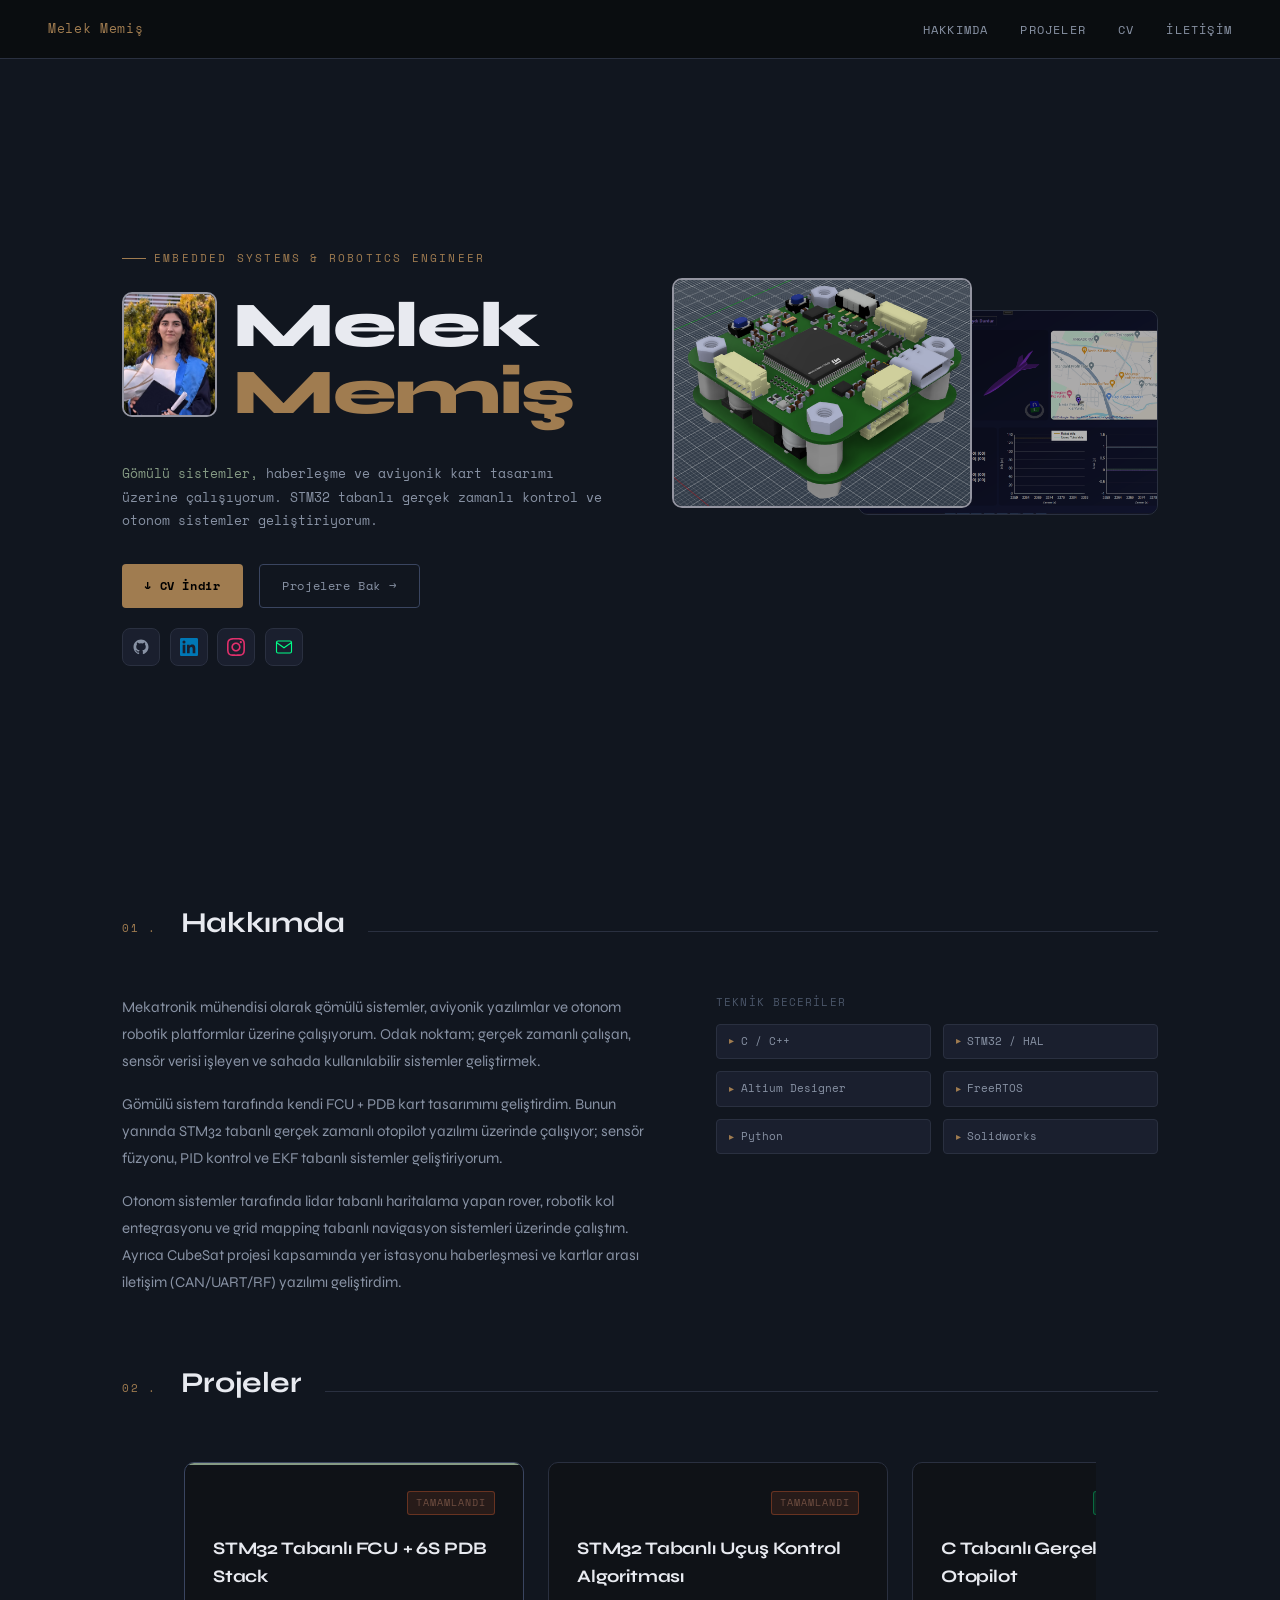
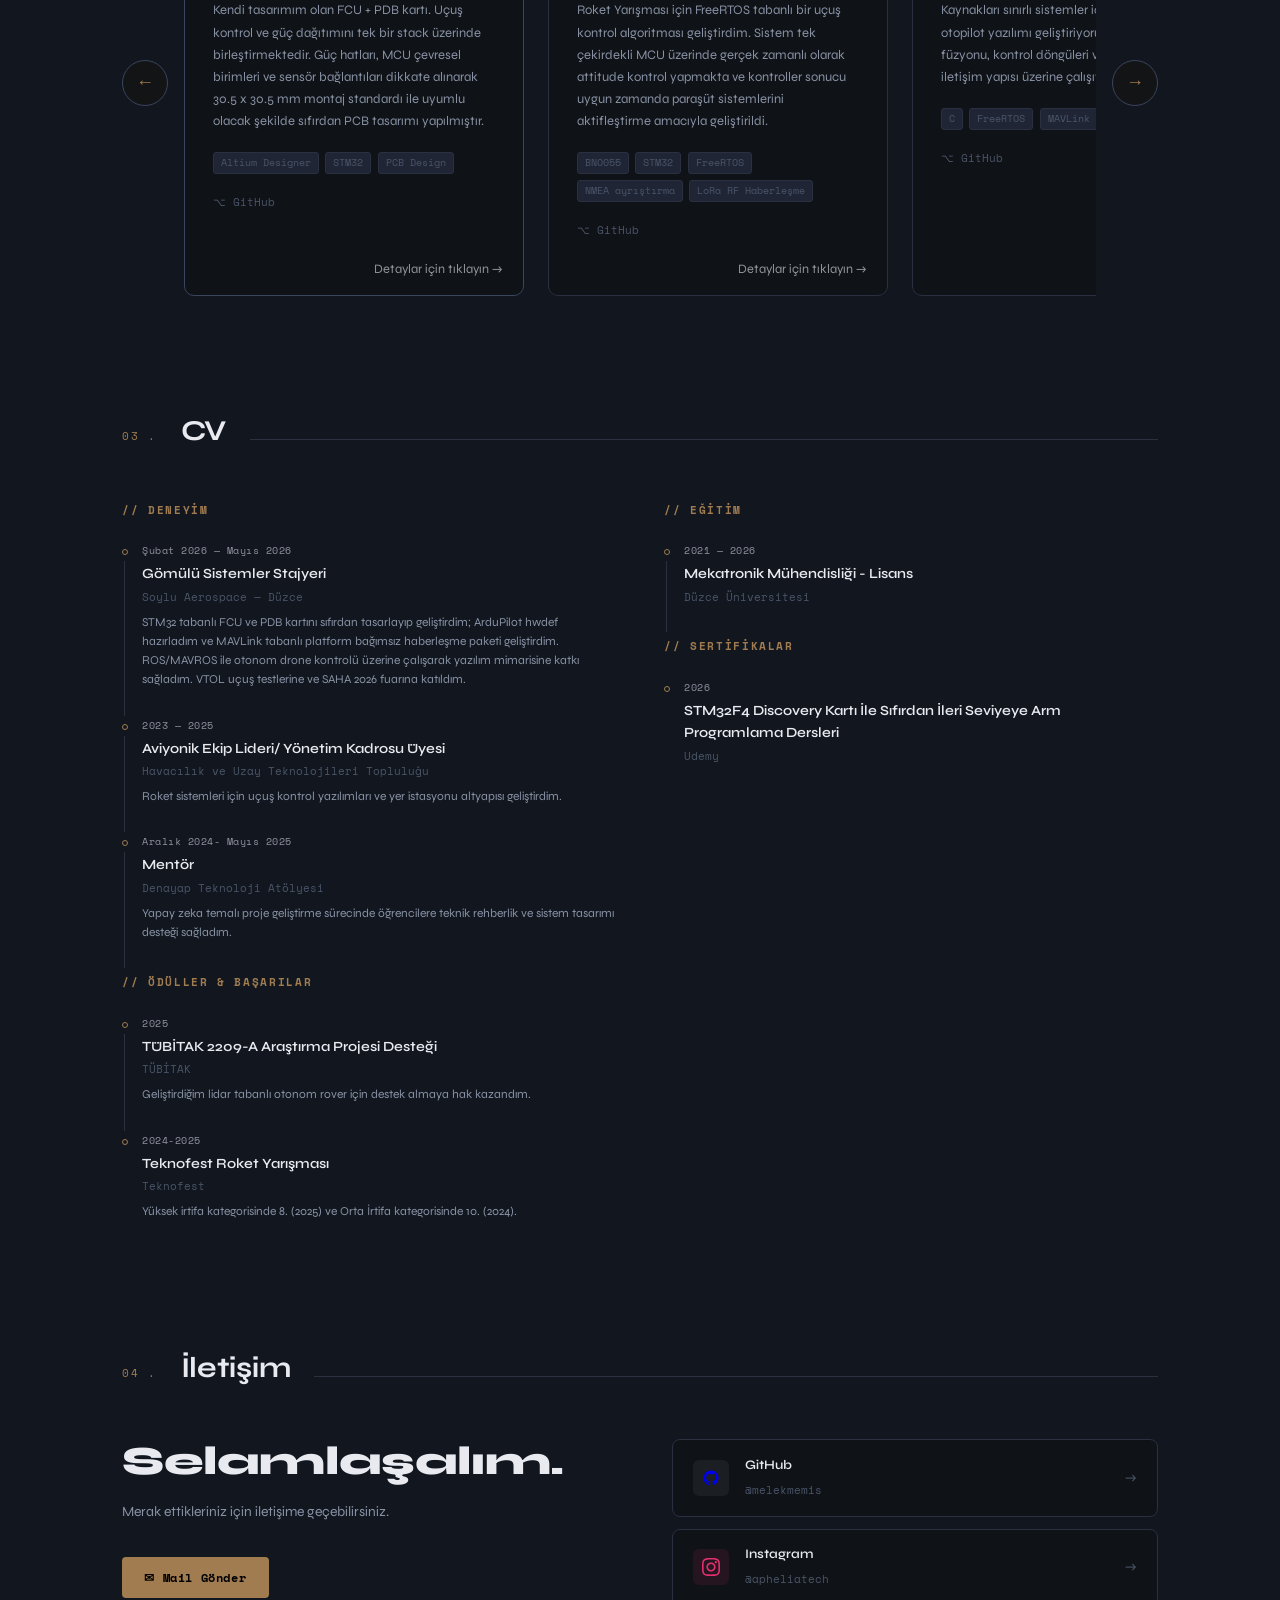
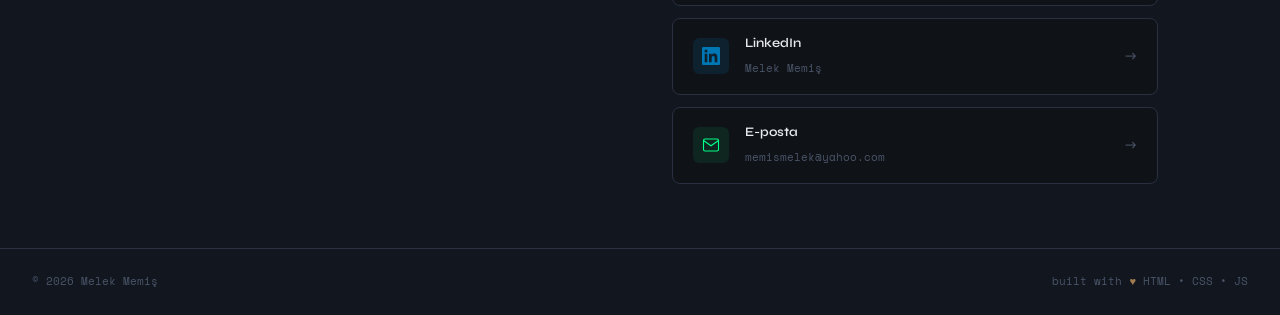
<file: index.html>
<!DOCTYPE html>
<html lang="tr">

<head>
  <meta charset="UTF-8" />
  <meta name="viewport" content="width=device-width, initial-scale=1.0" />
  <title>Melek Memiş — Robotics & Embedded Systems</title>
  <link rel="preconnect" href="https://fonts.googleapis.com">
  <link
    href="https://fonts.googleapis.com/css2?family=Space+Mono:ital,wght@0,400;0,700;1,400&family=Syne:wght@400;600;700;800&display=swap"
    rel="stylesheet">
  <link rel="stylesheet" href="style.css">
  <!-- Google tag (gtag.js) -->
  <script async src="https://www.googletagmanager.com/gtag/js?id=G-KY1DQE10EV"></script>
  <script>
    window.dataLayer = window.dataLayer || [];
    function gtag(){dataLayer.push(arguments);}
    gtag('js', new Date());

    gtag('config', 'G-KY1DQE10EV');
  </script>
</head>

<body>

  <nav>
    <span class="nav-logo">Melek Memiş</span>
    <ul class="nav-links">
      <li><a href="#about">Hakkımda</a></li>
      <li><a href="#projects">Projeler</a></li>
      <li><a href="#cv">CV</a></li>
      <li><a href="#contact">İletişim</a></li>
    </ul>
  </nav>

  <section id="hero">
    <div class="container">
      <div class="hero-inner">
        <div>
          <div class="hero-tag">Embedded Systems & Robotıcs Engıneer</div>
          <div class="btn-row">
            <img src="profile.png" width="95" height="125" class="hero-img-radius">
            <h1>Melek<br><span>Memiş</span></h1>
          </div>
          <p class="hero-sub">
            <strong>Gömülü sistemler,</strong> haberleşme ve aviyonik kart tasarımı üzerine çalışıyorum.
            STM32 tabanlı gerçek zamanlı kontrol ve otonom sistemler geliştiriyorum.
          </p>
          <div class="btn-row">
            <a href="MelekMemisCV.pdf" download class="btn btn-primary">↓ CV İndir</a>
            <a href="#projects" class="btn btn-outline">Projelere Bak →</a>
          </div>
          <div class="hero-icon-links">
            <a href="https://github.com/melekmemis" class="hero-icon-link" target="_blank" title="GitHub">
              <svg width="18" height="18" viewBox="0 0 24 24" fill="currentColor">
                <path
                  d="M12 2C6.477 2 2 6.477 2 12c0 4.42 2.865 8.17 6.839 9.49.5.092.682-.217.682-.482 0-.237-.008-.866-.013-1.7-2.782.603-3.369-1.342-3.369-1.342-.454-1.155-1.11-1.463-1.11-1.463-.908-.62.069-.608.069-.608 1.003.07 1.531 1.03 1.531 1.03.892 1.529 2.341 1.087 2.91.831.092-.646.35-1.086.636-1.336-2.22-.253-4.555-1.11-4.555-4.943 0-1.091.39-1.984 1.029-2.683-.103-.253-.446-1.27.098-2.647 0 0 .84-.269 2.75 1.025A9.578 9.578 0 0 1 12 6.836a9.59 9.59 0 0 1 2.504.337c1.909-1.294 2.747-1.025 2.747-1.025.546 1.377.202 2.394.1 2.647.64.699 1.028 1.592 1.028 2.683 0 3.842-2.339 4.687-4.566 4.935.359.309.678.919.678 1.852 0 1.336-.012 2.415-.012 2.743 0 .267.18.578.688.48C19.138 20.167 22 16.418 22 12c0-5.523-4.477-10-10-10z" />
              </svg>
            </a>
            <a href="https://linkedin.com/in/melekmemis" class="hero-icon-link" target="_blank" title="LinkedIn">
              <svg width="18" height="18" viewBox="0 0 24 24" fill="#0077b5">
                <path
                  d="M20.447 20.452h-3.554v-5.569c0-1.328-.027-3.037-1.852-3.037-1.853 0-2.136 1.445-2.136 2.939v5.667H9.351V9h3.414v1.561h.046c.477-.9 1.637-1.85 3.37-1.85 3.601 0 4.267 2.37 4.267 5.455v6.286zM5.337 7.433a2.062 2.062 0 0 1-2.063-2.065 2.064 2.064 0 1 1 2.063 2.065zm1.782 13.019H3.555V9h3.564v11.452zM22.225 0H1.771C.792 0 0 .774 0 1.729v20.542C0 23.227.792 24 1.771 24h20.451C23.2 24 24 23.227 24 22.271V1.729C24 .774 23.2 0 22.222 0h.003z" />
              </svg>
            </a>
            <!-- <a href="https://youtube.com/@" class="hero-icon-link" target="_blank" title="YouTube">
              <svg width="18" height="18" viewBox="0 0 24 24" fill="#ff3333">
                <path
                  d="M23.498 6.186a3.016 3.016 0 0 0-2.122-2.136C19.505 3.545 12 3.545 12 3.545s-7.505 0-9.377.505A3.017 3.017 0 0 0 .502 6.186C0 8.07 0 12 0 12s0 3.93.502 5.814a3.016 3.016 0 0 0 2.122 2.136c1.871.505 9.376.505 9.376.505s7.505 0 9.377-.505a3.015 3.015 0 0 0 2.122-2.136C24 15.93 24 12 24 12s0-3.93-.502-5.814zM9.545 15.568V8.432L15.818 12l-6.273 3.568z" />
              </svg>
            </a> -->
            <a href="https://instagram.com/apheliatech" class="hero-icon-link" target="_blank" title="Instagram">
              <svg width="18" height="18" viewBox="0 0 24 24" fill="#e1306c">
                <path
                  d="M12 2.163c3.204 0 3.584.012 4.85.07 3.252.148 4.771 1.691 4.919 4.919.058 1.265.069 1.645.069 4.849 0 3.205-.012 3.584-.069 4.849-.149 3.225-1.664 4.771-4.919 4.919-1.266.058-1.644.07-4.85.07-3.204 0-3.584-.012-4.849-.07-3.26-.149-4.771-1.699-4.919-4.92-.058-1.265-.07-1.644-.07-4.849 0-3.204.013-3.583.07-4.849.149-3.227 1.664-4.771 4.919-4.919 1.266-.057 1.645-.069 4.849-.069zm0-2.163c-3.259 0-3.667.014-4.947.072-4.358.2-6.78 2.618-6.98 6.98-.059 1.281-.073 1.689-.073 4.948 0 3.259.014 3.668.072 4.948.2 4.358 2.618 6.78 6.98 6.98 1.281.058 1.689.072 4.948.072 3.259 0 3.668-.014 4.948-.072 4.354-.2 6.782-2.618 6.979-6.98.059-1.28.073-1.689.073-4.948 0-3.259-.014-3.667-.072-4.947-.196-4.354-2.617-6.78-6.979-6.98-1.281-.059-1.69-.073-4.949-.073zm0 5.838c-3.403 0-6.162 2.759-6.162 6.162s2.759 6.163 6.162 6.163 6.162-2.759 6.162-6.163c0-3.403-2.759-6.162-6.162-6.162zm0 10.162c-2.209 0-4-1.79-4-4 0-2.209 1.791-4 4-4s4 1.791 4 4c0 2.21-1.791 4-4 4zm6.406-11.845c-.796 0-1.441.645-1.441 1.44s.645 1.44 1.441 1.44c.795 0 1.439-.645 1.439-1.44s-.644-1.44-1.439-1.44z" />
              </svg>
            </a>
            <a href="mailto:memismelek@yahoo.com" class="hero-icon-link" title="E-posta">
              <svg width="18" height="18" viewBox="0 0 24 24" fill="none" stroke="#00ff88" stroke-width="1.5">
                <path d="M4 4h16c1.1 0 2 .9 2 2v12c0 1.1-.9 2-2 2H4c-1.1 0-2-.9-2-2V6c0-1.1.9-2 2-2z" />
                <polyline points="22,6 12,13 2,6" />
              </svg>
            </a>
          </div>
        </div>

        <!-- ÇİFT GÖRSEL: resim.png önde (profil), resim2.png arkada (proje/drone/PCB) -->
        <div class="hero-images fade-in">
          <img src="resim.png" alt="Melek Memiş" class="hero-img-front" onerror="this.style.display='none'" />

          <!-- resim2.png yoksa placeholder gösterir, varsa resmi gösterir -->
          <div class="hero-img-back img-placeholder" id="ph2"
            style="width:270px;height:205px;top:32px;right:0;position:absolute;">
            <span>🛸</span><span>resim2.png</span>
          </div>
          <img src="resim2.png" alt="Proje görseli" class="hero-img-back" style="display:none" id="img2"
            onload="this.style.display='block';document.getElementById('ph2').style.display='none';"
            onerror="this.style.display='none'" />
        </div>
      </div>
    </div>
  </section>

  <section id="about">
    <div class="container">
      <div class="sec-header fade-in">
        <span class="sec-num">01 .</span>
        <h2>Hakkımda</h2>
        <div class="sec-line"></div>
      </div>
      <div class="about-grid">
        <div class="about-text fade-in">
          <p>
            Mekatronik mühendisi olarak gömülü sistemler, aviyonik yazılımlar ve otonom robotik platformlar
            üzerine çalışıyorum. Odak noktam; gerçek zamanlı çalışan, sensör verisi işleyen ve sahada kullanılabilir
            sistemler geliştirmek.
          </p>

          <p>
            Gömülü sistem tarafında kendi FCU + PDB kart tasarımımı geliştirdim. Bunun yanında STM32 tabanlı gerçek
            zamanlı otopilot yazılımı üzerinde çalışıyor; sensör füzyonu, PID kontrol ve EKF tabanlı sistemler
            geliştiriyorum.
          </p>

          <p>
            Otonom sistemler tarafında lidar tabanlı haritalama yapan rover, robotik kol entegrasyonu ve grid mapping
            tabanlı
            navigasyon sistemleri üzerinde çalıştım. Ayrıca CubeSat projesi kapsamında yer istasyonu haberleşmesi
            ve kartlar arası iletişim (CAN/UART/RF) yazılımı geliştirdim.
          </p>
        </div>
        <div class="fade-in">
          <div class="skills-label">Teknik Beceriler</div>
          <div class="skills-grid">
            <span class="skill-chip">C / C++</span>
            <span class="skill-chip">STM32 / HAL</span>
            <span class="skill-chip">Altium Designer</span>
            <span class="skill-chip">FreeRTOS</span>
            <span class="skill-chip">Python</span>
            <span class="skill-chip">Solidworks</span>
          </div>
        </div>
      </div>
    </div>
  </section>

  <!-- PROJECTS -->
  <section id="projects">
    <div class="container">
      <div class="sec-header fade-in">
        <span class="sec-num">02 .</span>
        <h2>Projeler</h2>
        <div class="sec-line"></div>
      </div>

      <div class="projects-wrapper fade-in">

        <button class="slider-btn prev" id="prevBtn">←</button>

        <div class="projects-slider" id="projectsSlider">

          <!-- PROJECT 1 -->
          <div class="project-card featured" onclick="location.href='project-details.html?project=fcu-pdb'"
            style="cursor: pointer;">
            <div class="project-meta">
              <span class="project-icon"></span>
              <span class="project-status status-done">Tamamlandı</span>
            </div>

            <div class="project-title">STM32 Tabanlı FCU + 6S PDB Stack</div>

            <p class="project-desc">
              Kendi tasarımım olan FCU + PDB kartı. Uçuş kontrol ve güç dağıtımını tek bir stack üzerinde
              birleştirmektedir.
              Güç hatları, MCU çevresel birimleri ve sensör bağlantıları dikkate alınarak 30.5 x 30.5 mm montaj
              standardı ile uyumlu olacak şekilde sıfırdan PCB tasarımı yapılmıştır.
            </p>

            <div class="project-tags">
              <span class="tag">Altium Designer</span>
              <span class="tag">STM32</span>
              <span class="tag">PCB Design</span>
            </div>

            <div class="project-links">
              <a href="https://github.com/melekmemis/kdFCU" class="project-link" target="_blank"
                onclick="event.stopPropagation();">
                ⌥ GitHub
              </a>
            </div>
            <div style="position: absolute; bottom: 15px; right: 20px; font-size: 0.8rem; opacity: 0.6;">
              Detaylar için tıklayın →
            </div>
          </div>

          <!-- PROJECT 2 -->
          <div class="project-card" onclick="location.href='project-details.html?project=stm32-flight-control'"
            style="cursor: pointer;">
            <div class="project-meta">
              <span class="project-icon"></span>
              <span class="project-status status-done">Tamamlandı</span>
            </div>

            <div class="project-title">STM32 Tabanlı Uçuş Kontrol Algoritması</div>

            <p class="project-desc">
              Roket Yarışması için FreeRTOS tabanlı bir uçuş kontrol algoritması geliştirdim.
              Sistem tek çekirdekli MCU üzerinde gerçek zamanlı olarak attitude kontrol yapmakta ve kontroller sonucu
              uygun zamanda paraşüt sistemlerini aktifleştirme amacıyla geliştirildi.
            </p>

            <div class="project-tags">
              <span class="tag">BNO055</span>
              <span class="tag">STM32</span>
              <span class="tag">FreeRTOS</span>
              <span class="tag">NMEA ayrıştırma</span>
              <span class="tag">LoRa RF Haberleşme</span>
            </div>

            <div class="project-links">
              <a href="https://github.com/melekmemis/UKBAlgFreeRTOS" class="project-link" target="_blank"
                onclick="event.stopPropagation();">
                ⌥ GitHub
              </a>
            </div>
            <div style="position: absolute; bottom: 15px; right: 20px; font-size: 0.8rem; opacity: 0.6;">
              Detaylar için tıklayın →
            </div>
          </div>

          <!-- PROJECT 3 -->
          <div class="project-card" onclick="location.href='project-details.html?project=real-time-autopilot'"
            style="cursor: pointer;">
            <div class="project-meta">
              <span class="project-icon"></span>
              <span class="project-status status-active">Aktif Geliştirme</span>
            </div>

            <div class="project-title">C Tabanlı Gerçek Zamanlı Otopilot</div>

            <p class="project-desc">
              Kaynakları sınırlı sistemler için bağımsız bir otopilot yazılımı geliştiriyorum.
              Projede sensör füzyonu, kontrol döngüleri ve MAVLink temelli iletişim yapısı üzerine çalışıyorum.
            </p>

            <div class="project-tags">
              <span class="tag">C</span>
              <span class="tag">FreeRTOS</span>
              <span class="tag">MAVLink</span>
              <span class="tag">EKF</span>
              <span class="tag">PID</span>
            </div>

            <div class="project-links">
              <a href="https://github.com/melekmemis/droneP" class="project-link" target="_blank"
                onclick="event.stopPropagation();">
                ⌥ GitHub
              </a>
            </div>

            <div style="position: absolute; bottom: 15px; right: 20px; font-size: 0.8rem; opacity: 0.6;">
              Detaylar için tıklayın →
            </div>
          </div>

          <!-- PROJECT 4 -->
          <div class="project-card" onclick="location.href='project-details.html?project=autonomous-rover'"
            style="cursor: pointer;">
            <div class="project-meta">
              <span class="project-icon"></span>
              <span class="project-status status-active">Aktif Geliştirme</span>
            </div>

            <div class="project-title"> Tübitak 2209-A Destekli Otonom Rover</div>

            <p class="project-desc">
              LiDAR tabanlı haritalandırma, yön tayini ve robotik kol ile numune toplama görevlerini gerçekleştirebilen
              modüler bir keşif platformudur. STM32 tabanlı gömülü sistem altyapısı kullanan rover, sensör verilerini
              gerçek zamanlı işleyerek otonom hareket, engel algılama ve çevresel veri toplama yeteneklerine sahip bir
              sistem geliştirmekteyim.
            </p>

            <div class="project-tags">
              <span class="tag">Lidar</span>
              <span class="tag">Grid Mapping</span>
              <span class="tag">Ters Kinematik</span>
              <span class="tag">STM32</span>
            </div>
            <div style="position: absolute; bottom: 15px; right: 20px; font-size: 0.8rem; opacity: 0.6;">
              Detaylar için tıklayın →
            </div>
          </div>

          <!-- PROJECT 5 -->
          <div class="project-card" onclick="location.href='project-details.html?project=cubesat-software'"
            style="cursor: pointer;">
            <div class="project-meta">
              <span class="project-icon"></span>
              <span class="project-status status-done">Tamamlandı</span>
            </div>

            <div class="project-title">CubeSat Yazılım Geliştirme</div>

            <p class="project-desc">
              4 kartlı, dağıtık bir CubeSat yazılımı geliştirdim: yer istasyonu, haberleşme, sensör ve merkezi işlem katmanları. Kartlar arası veri alışverişi CAN bus üzerinden, yer istasyonuna telemetri aktarımı ise LoRa downlink ile sağlanıyor. Sensör kartı IMU, barometre ve GPS verilerini işlerken; merkezi kart INA219 ile güç tüketimini izliyor ve tüm veriyi SD karta kaydediyor.
            </p>

            <div class="project-tags">
              <span class="tag">CubeSat</span>
              <span class="tag">CAN</span>
              <span class="tag">STM32</span>
            </div>

            <div style="position: absolute; bottom: 15px; right: 20px; font-size: 0.8rem; opacity: 0.6;">
              Detaylar için tıklayın →
            </div>
          </div>
        </div>

        <button class="slider-btn next" id="nextBtn">→</button>

      </div>
    </div>
  </section>

  <section id="cv">
    <div class="container">
      <div class="sec-header fade-in">
        <span class="sec-num">03 .</span>
        <h2>CV</h2>
        <div class="sec-line"></div>
      </div>
      <div class="cv-layout fade-in">
        <div class="cv-col">
          <h3>// Deneyim</h3>
          <div class="cv-item">
            <div class="cv-date">Şubat 2026 — Mayıs 2026</div>
            <div class="cv-role">Gömülü Sistemler Stajyeri</div>
            <div class="cv-place">Soylu Aerospace — Düzce</div>
            <div class="cv-detail">STM32 tabanlı FCU ve PDB kartını sıfırdan tasarlayıp geliştirdim; ArduPilot hwdef
              hazırladım ve MAVLink tabanlı platform bağımsız haberleşme paketi geliştirdim. ROS/MAVROS ile otonom drone
              kontrolü üzerine çalışarak yazılım mimarisine katkı sağladım. VTOL uçuş testlerine ve SAHA 2026 fuarına
              katıldım.</div>
          </div>
          <div class="cv-item">
            <div class="cv-date">2023 — 2025</div>
            <div class="cv-role">Aviyonik Ekip Lideri/ Yönetim Kadrosu Üyesi</div>
            <div class="cv-place">Havacılık ve Uzay Teknolojileri Topluluğu</div>
            <div class="cv-detail">Roket sistemleri için uçuş kontrol yazılımları ve yer istasyonu altyapısı
              geliştirdim.</div>
          </div>
          <div class="cv-item">
            <div class="cv-date">Aralık 2024- Mayıs 2025</div>
            <div class="cv-role">Mentör</div>
            <div class="cv-place">Denayap Teknoloji Atölyesi</div>
            <div class="cv-detail">Yapay zeka temalı proje geliştirme sürecinde öğrencilere teknik rehberlik ve sistem
              tasarımı desteği sağladım.</div>
          </div>
          <h3 style="margin-top:2rem;">// Ödüller & Başarılar</h3>
          <div class="cv-item">
            <div class="cv-date">2025</div>
            <div class="cv-role">TÜBİTAK 2209-A Araştırma Projesi Desteği</div>
            <div class="cv-place">TÜBİTAK</div>
            <div class="cv-detail">Geliştirdiğim lidar tabanlı otonom rover için destek almaya hak kazandım.</div>
          </div>
          <div class="cv-item">
            <div class="cv-date">2024-2025</div>
            <div class="cv-role">Teknofest Roket Yarışması</div>
            <div class="cv-place">Teknofest</div>
            <div class="cv-detail">Yüksek irtifa kategorisinde 8. (2025) ve Orta İrtifa kategorisinde 10. (2024).</div>
          </div>
        </div>
        <div class="cv-col">
          <h3>// Eğitim</h3>
          <div class="cv-item">
            <div class="cv-date">2021 — 2026</div>
            <div class="cv-role">Mekatronik Mühendisliği - Lisans</div>
            <div class="cv-place">Düzce Üniversitesi</div>
          </div>
          <h3 style="margin-top:2rem;">// Sertifikalar</h3>
          <div class="cv-item">
            <div class="cv-date">2026</div>
            <div class="cv-role">STM32F4 Discovery Kartı İle Sıfırdan İleri Seviyeye Arm Programlama Dersleri</div>
            <div class="cv-place">Udemy</div>
          </div>
        </div>
      </div>
    </div>
  </section>

  <section id="contact">
    <div class="container">
      <div class="sec-header fade-in">
        <span class="sec-num">04 .</span>
        <h2>İletişim</h2>
        <div class="sec-line"></div>
      </div>
      <div class="contact-inner">
        <div class="contact-text fade-in">
          <h2>Selamlaşalım.</h2>
          <p>Merak ettikleriniz için iletişime geçebilirsiniz.</p>
          <a href="mailto:memismelek@yahoo.com" class="btn btn-primary">✉ Mail Gönder</a>
        </div>
        <div class="social-grid fade-in">
          <a href="https://github.com/melekmemis" class="social-link" target="_blank">
            <div class="social-icon gh"><svg width="18" height="18" viewBox="0 0 24 24" fill="currentColor">
                <path
                  d="M12 2C6.477 2 2 6.477 2 12c0 4.42 2.865 8.17 6.839 9.49.5.092.682-.217.682-.482 0-.237-.008-.866-.013-1.7-2.782.603-3.369-1.342-3.369-1.342-.454-1.155-1.11-1.463-1.11-1.463-.908-.62.069-.608.069-.608 1.003.07 1.531 1.03 1.531 1.03.892 1.529 2.341 1.087 2.91.831.092-.646.35-1.086.636-1.336-2.22-.253-4.555-1.11-4.555-4.943 0-1.091.39-1.984 1.029-2.683-.103-.253-.446-1.27.098-2.647 0 0 .84-.269 2.75 1.025A9.578 9.578 0 0 1 12 6.836a9.59 9.59 0 0 1 2.504.337c1.909-1.294 2.747-1.025 2.747-1.025.546 1.377.202 2.394.1 2.647.64.699 1.028 1.592 1.028 2.683 0 3.842-2.339 4.687-4.566 4.935.359.309.678.919.678 1.852 0 1.336-.012 2.415-.012 2.743 0 .267.18.578.688.48C19.138 20.167 22 16.418 22 12c0-5.523-4.477-10-10-10z" />
              </svg></div>
            <div class="social-info"><span class="social-name">GitHub</span><span
                class="social-handle">@melekmemis</span></div>
            <span class="social-arrow">→</span>
          </a>
          <!-- <a href="https://youtube.com/@" class="social-link" target="_blank">
            <div class="social-icon yt"><svg width="18" height="18" viewBox="0 0 24 24" fill="#ff3333">
                <path
                  d="M23.498 6.186a3.016 3.016 0 0 0-2.122-2.136C19.505 3.545 12 3.545 12 3.545s-7.505 0-9.377.505A3.017 3.017 0 0 0 .502 6.186C0 8.07 0 12 0 12s0 3.93.502 5.814a3.016 3.016 0 0 0 2.122 2.136c1.871.505 9.376.505 9.376.505s7.505 0 9.377-.505a3.015 3.015 0 0 0 2.122-2.136C24 15.93 24 12 24 12s0-3.93-.502-5.814zM9.545 15.568V8.432L15.818 12l-6.273 3.568z" />
              </svg></div>
            <div class="social-info"><span class="social-name">YouTube</span><span
                class="social-handle">@memismelek</span></div>
            <span class="social-arrow">→</span>
          </a> -->
          <a href="https://instagram.com/apheliatech" class="social-link" target="_blank">
            <div class="social-icon ig"><svg width="18" height="18" viewBox="0 0 24 24" fill="#e1306c">
                <path
                  d="M12 2.163c3.204 0 3.584.012 4.85.07 3.252.148 4.771 1.691 4.919 4.919.058 1.265.069 1.645.069 4.849 0 3.205-.012 3.584-.069 4.849-.149 3.225-1.664 4.771-4.919 4.919-1.266.058-1.644.07-4.85.07-3.204 0-3.584-.012-4.849-.07-3.26-.149-4.771-1.699-4.919-4.92-.058-1.265-.07-1.644-.07-4.849 0-3.204.013-3.583.07-4.849.149-3.227 1.664-4.771 4.919-4.919 1.266-.057 1.645-.069 4.849-.069zm0-2.163c-3.259 0-3.667.014-4.947.072-4.358.2-6.78 2.618-6.98 6.98-.059 1.281-.073 1.689-.073 4.948 0 3.259.014 3.668.072 4.948.2 4.358 2.618 6.78 6.98 6.98 1.281.058 1.689.072 4.948.072 3.259 0 3.668-.014 4.948-.072 4.354-.2 6.782-2.618 6.979-6.98.059-1.28.073-1.689.073-4.948 0-3.259-.014-3.667-.072-4.947-.196-4.354-2.617-6.78-6.979-6.98-1.281-.059-1.69-.073-4.949-.073zm0 5.838c-3.403 0-6.162 2.759-6.162 6.162s2.759 6.163 6.162 6.163 6.162-2.759 6.162-6.163c0-3.403-2.759-6.162-6.162-6.162zm0 10.162c-2.209 0-4-1.79-4-4 0-2.209 1.791-4 4-4s4 1.791 4 4c0 2.21-1.791 4-4 4zm6.406-11.845c-.796 0-1.441.645-1.441 1.44s.645 1.44 1.441 1.44c.795 0 1.439-.645 1.439-1.44s-.644-1.44-1.439-1.44z" />
              </svg></div>
            <div class="social-info"><span class="social-name">Instagram</span><span
                class="social-handle">@apheliatech</span></div>
            <span class="social-arrow">→</span>
          </a>
          <a href="https://linkedin.com/in/melekmemis" class="social-link" target="_blank">
            <div class="social-icon li"><svg width="18" height="18" viewBox="0 0 24 24" fill="#0077b5">
                <path
                  d="M20.447 20.452h-3.554v-5.569c0-1.328-.027-3.037-1.852-3.037-1.853 0-2.136 1.445-2.136 2.939v5.667H9.351V9h3.414v1.561h.046c.477-.9 1.637-1.85 3.37-1.85 3.601 0 4.267 2.37 4.267 5.455v6.286zM5.337 7.433a2.062 2.062 0 0 1-2.063-2.065 2.064 2.064 0 1 1 2.063 2.065zm1.782 13.019H3.555V9h3.564v11.452zM22.225 0H1.771C.792 0 0 .774 0 1.729v20.542C0 23.227.792 24 1.771 24h20.451C23.2 24 24 23.227 24 22.271V1.729C24 .774 23.2 0 22.222 0h.003z" />
              </svg></div>
            <div class="social-info"><span class="social-name">LinkedIn</span><span class="social-handle">Melek
                Memiş</span></div>
            <span class="social-arrow">→</span>
          </a>
          <a href="mailto:memismelek@yahoo.com" class="social-link">
            <div class="social-icon mail"><svg width="18" height="18" viewBox="0 0 24 24" fill="none" stroke="#00ff88"
                stroke-width="1.5">
                <path d="M4 4h16c1.1 0 2 .9 2 2v12c0 1.1-.9 2-2 2H4c-1.1 0-2-.9-2-2V6c0-1.1.9-2 2-2z" />
                <polyline points="22,6 12,13 2,6" />
              </svg></div>
            <div class="social-info"><span class="social-name">E-posta</span><span
                class="social-handle">memismelek@yahoo.com</span></div>
            <span class="social-arrow">→</span>
          </a>
        </div>
      </div>
    </div>
  </section>

  <footer>
    <span class="footer-copy">© 2026 Melek Memiş</span>
    <span class="footer-built">built with <span>♥</span> HTML • CSS • JS</span>
  </footer>

  <script src="script.js"></script>

</body>

</html>
</file>
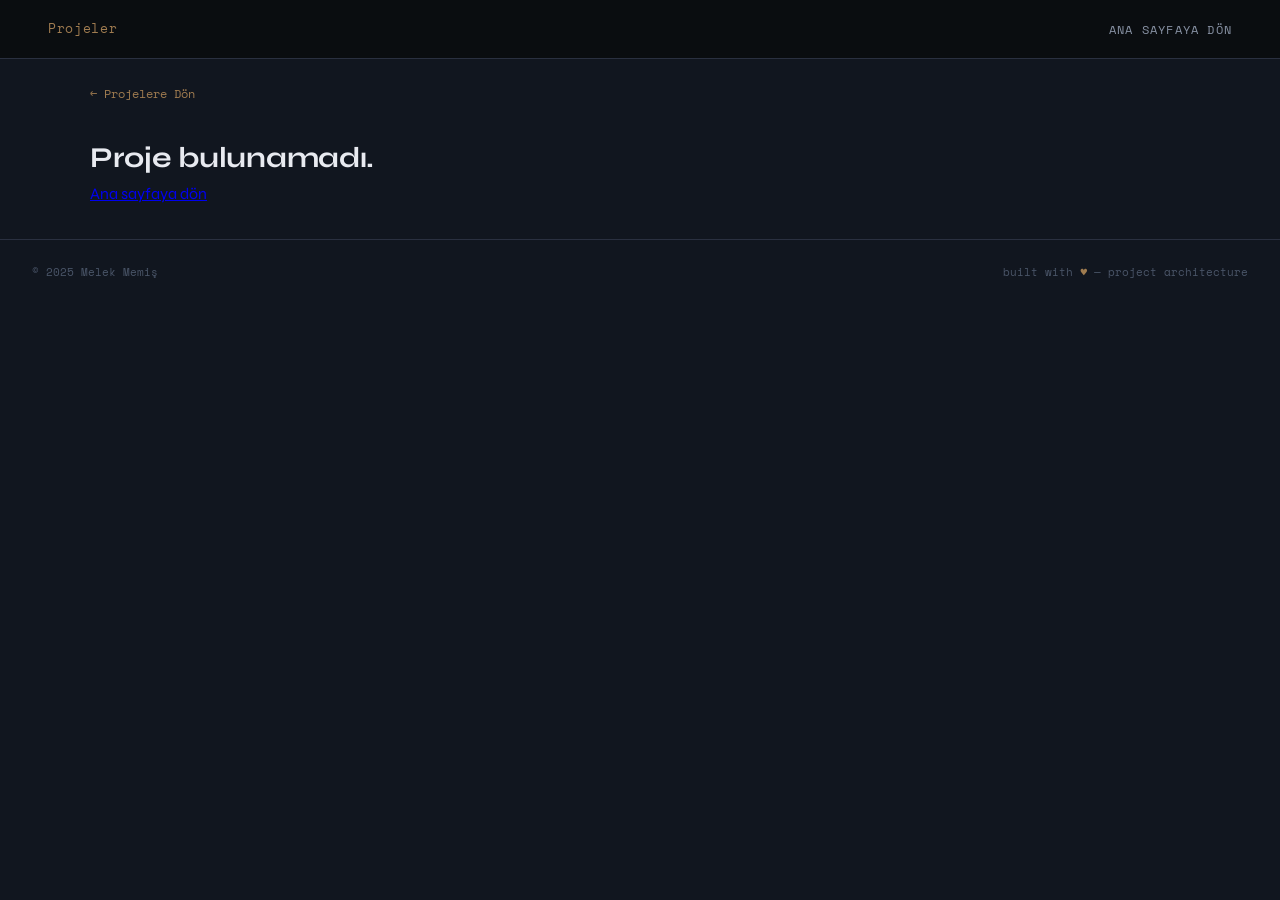
<file: project-details.html>
<!DOCTYPE html>
<html lang="tr">
<head>
  <meta charset="UTF-8" />
  <meta name="viewport" content="width=device-width, initial-scale=1.0" />
  <title>Proje Detayları — Melek Memiş</title>

  <link rel="preconnect" href="https://fonts.googleapis.com">
  <link href="https://fonts.googleapis.com/css2?family=Space+Mono:ital,wght@0,400;0,700;1,400&family=Syne:wght@400;600;700;800&display=swap" rel="stylesheet">

  <link rel="stylesheet" href="style.css">

  <!-- Google tag (gtag.js) -->
  <script async src="https://www.googletagmanager.com/gtag/js?id=G-KY1DQE10EV"></script>
  <script>
    window.dataLayer = window.dataLayer || [];
    function gtag(){dataLayer.push(arguments);}
    gtag('js', new Date());

    gtag('config', 'G-KY1DQE10EV');
  </script>
</head>
<body class="project-detail-page">

  <nav>
    <span class="nav-logo">Projeler</span>
    <ul class="nav-links">
      <li><a href="index.html#projects">ana sayfaya dön</a></li>
    </ul>
  </nav>

  <main class="container detail-hero">
    <a href="index.html#projects" class="back-link">← Projelere Dön</a>
    
    <div id="project-content">
      <!-- Content will be loaded via JS -->
      <div class="loading">Yükleniyor...</div>
    </div>
  </main>

  <!-- Lightbox Modal -->
  <div id="imageModal" class="modal">
    <span class="modal-close" onclick="closeLightbox()">&times;</span>
    <button class="modal-nav modal-prev" onclick="prevImage(event)">&#10094;</button>
    
    <div class="modal-content-wrapper">
      <img class="modal-content" id="modalImg" style="display: none;">
      <div class="modal-video" id="modalVidContainer" style="display: none;"></div>
    </div>

    <button class="modal-nav modal-next" onclick="nextImage(event)">&#10095;</button>
  </div>

  <footer>
    <span class="footer-copy">© 2025 Melek Memiş</span>
    <span class="footer-built">built with <span>♥</span> — project architecture</span>
  </footer>

  <script src="projects-data.js"></script>
  <script src="script.js"></script>
  <script>
    function getYouTubeId(url) {
      let vidId = '';
      if (url.includes('v=')) vidId = url.split('v=')[1].split('&')[0];
      else if (url.includes('youtu.be/')) vidId = url.split('youtu.be/')[1].split('?')[0];
      else if (url.includes('shorts/')) vidId = url.split('shorts/')[1].split('?')[0];
      else if (url.includes('embed/')) vidId = url.split('embed/')[1].split('?')[0];
      return vidId;
    }

    function loadProject() {
      const urlParams = new URLSearchParams(window.location.search);
      const projectId = urlParams.get('project');
      const contentDiv = document.getElementById('project-content');

      if (!projectId) {
        contentDiv.innerHTML = '<h2>Proje bulunamadı.</h2><a href="index.html">Ana sayfaya dön</a>';
        return;
      }

      try {
        const projects = window.projectData;
        if (!projects) {
          contentDiv.innerHTML = '<h2>Veri yüklenemedi.</h2>';
          return;
        }

        const project = projects.find(p => p.id === projectId);
        if (!project) {
          contentDiv.innerHTML = '<h2>Proje bulunamadı.</h2><a href="index.html">Ana sayfaya dön</a>';
          return;
        }

        gtag('event', 'project_view', {
          project_id: project.id,
          project_name: project.title
        });

        document.title = `${project.title} — Melek Memiş`;

        let linksHtml = '';
        if (project.links && project.links.length > 0) {
          linksHtml = `
            <div class="sidebar-box">
              <h4>Bağlantılar</h4>
              <div class="project-links">
                ${project.links.map(l => `
                  <a href="${l.url}" class="btn btn-outline" target="_blank" style="width: 100%; justify-content: center; margin-bottom: 0.5rem;">${l.label}</a>
                `).join('')}
              </div>
            </div>
          `;
        }

        let processHtml = '';
        if (project.process && project.process.length > 0) {
          processHtml = `
            <div class="detail-section fade-in">
              <h3>Süreç</h3>
              <ul class="process-list">
                ${project.process.map(step => {
                  const stepText = typeof step === 'string' ? step : step.text;
                  
                  // Handle multiple images or single image
                  const stepImages = [];
                  if (typeof step === 'object') {
                    if (step.image) stepImages.push(step.image);
                    if (step.images && Array.isArray(step.images)) {
                      stepImages.push(...step.images);
                    }
                  }

                  const imagesHtml = stepImages.length > 0 ? `
                    <div class="step-images-container ${stepImages.length >= 3 ? 'is-stack' : ''}">
                      ${stepImages.map(img => `
                        <div class="step-image" onclick="handleImageClick(event, '${img}', ${JSON.stringify(stepImages).replace(/"/g, "'")})">
                          <img src="${img}" alt="Süreç görseli" onerror="this.style.display='none'">
                        </div>
                      `).join('')}
                    </div>
                  ` : '';

                  let stepVid = '';
                  if (typeof step === 'object' && step.video) {
                    const vidUrl = step.video;
                    const isYoutube = vidUrl.includes('youtube.com') || vidUrl.includes('youtu.be');
                    const youtubeId = isYoutube ? getYouTubeId(vidUrl) : '';
                    
                    stepVid = `
                      <div class="step-video" onclick="openLightbox('${vidUrl}', '${isYoutube ? 'youtube' : 'video'}')">
                        ${isYoutube ? 
                          `<div class="video-thumbnail">
                             <img src="https://img.youtube.com/vi/${youtubeId}/mqdefault.jpg" alt="Video kapak">
                             <div class="play-icon">▶</div>
                           </div>` :
                          `<video ${step.poster ? `poster="${step.poster}"` : ''}><source src="${vidUrl}" type="video/mp4"></video>`
                        }
                      </div>
                    `;
                  }

                  return `
                    <li class="process-step">
                      <div class="step-content">${stepText}</div>
                      ${imagesHtml}
                      ${stepVid}
                    </li>
                  `;
                }).join('')}
              </ul>
            </div>
          `;
        }

        let galleryHtml = '';
        if (project.images && project.images.length > 0) {
          galleryHtml = `
            <div class="detail-section fade-in">
              <h3>Fotoğraf & Videolar</h3>
              <div class="gallery-grid">
                ${project.images.map(item => {
                  const isObj = typeof item === 'object';
                  const url = isObj ? item.url : item;
                  const poster = isObj ? item.poster : '';
                  const isVideo = url.toLowerCase().endsWith('.mp4');
                  return `
                    <div class="gallery-item" onclick="openLightbox('${url}', '${isVideo ? 'video' : 'image'}')" style="cursor: zoom-in;">
                      ${isVideo ? 
                        `<div class="video-preview-wrapper" style="width: 100%; height: 100%; position: relative;">
                           <video ${poster ? `poster="${poster}"` : ''} style="width: 100%; height: 100%; object-fit: cover;">
                             <source src="${url}" type="video/mp4">
                           </video>
                           <div class="play-icon">▶</div>
                         </div>` :
                        `<img src="${url}" alt="${project.title}" onerror="this.src='https://via.placeholder.com/800x450?text=Görsel+Bulunamadı'">`
                      }
                    </div>
                  `;
                }).join('')}
              </div>
            </div>
          `;
        }

        contentDiv.innerHTML = `
          <div class="project-header fade-in">
            <span class="project-status ${project.statusClass}">${project.status}</span>
            <h1>${project.title}</h1>
            <p class="hero-sub">${project.description}</p>
          </div>

          <div class="detail-grid">
            <div class="detail-main">
              ${processHtml}
              ${galleryHtml}
            </div>
            
            <aside class="project-sidebar fade-in">
              <div class="sidebar-box">
                <h4>Teknolojiler</h4>
                <div class="project-tags">
                  ${project.tags.map(tag => `<span class="tag">${tag}</span>`).join('')}
                </div>
              </div>
              ${linksHtml}
            </aside>
          </div>
        `;

        if (window.observer) {
          document.querySelectorAll('.fade-in').forEach(el => window.observer.observe(el));
        }

        // Auto-detect square images and adjust box ratio
        document.querySelectorAll('.step-image img').forEach(img => {
          const checkRatio = () => {
            const ratio = img.naturalWidth / img.naturalHeight;
            if (ratio > 0.8 && ratio < 1.2) {
              img.parentElement.classList.add('is-square');
            }
          };
          if (img.complete) checkRatio();
          else img.onload = checkRatio;
        });

      } catch (error) {
        console.error('Error loading project:', error);
        contentDiv.innerHTML = `<h2>Bir hata oluştu.</h2><p style="color: var(--text3); font-family: var(--mono); font-size: 12px;">${error.message}</p>`;
      }
    }

    let currentGallery = [];
    let currentGalleryIndex = 0;

    function openLightbox(src, type = 'image', gallery = []) {
      const modal = document.getElementById('imageModal');
      const modalImg = document.getElementById('modalImg');
      const modalVid = document.getElementById('modalVidContainer');
      
      currentGallery = gallery.length > 0 ? gallery : [src];
      currentGalleryIndex = currentGallery.indexOf(src);
      if (currentGalleryIndex === -1) currentGalleryIndex = 0;

      modalImg.style.display = 'none';
      modalVid.style.display = 'none';
      modalVid.innerHTML = '';

      if (type === 'youtube') {
        modalVid.style.display = 'block';
        const vidId = getYouTubeId(src);
        modalVid.innerHTML = `<iframe src="https://www.youtube.com/embed/${vidId}?autoplay=1" allow="autoplay; encrypted-media" allowfullscreen></iframe>`;
      } else if (type === 'video') {
        modalVid.style.display = 'block';
        modalVid.innerHTML = `<video controls autoplay playsinline><source src="${src}" type="video/mp4"></video>`;
      } else {
        modalImg.style.display = 'block';
        modalImg.src = src;
      }
      
      updateLightboxButtons();
      modal.classList.add('active');

      // Close on background click
      modal.onclick = function(e) {
        if (e.target === modal || e.target.classList.contains('modal-content-wrapper')) {
          closeLightbox();
        }
      };
    }

    function updateLightboxButtons() {
      const prevBtn = document.querySelector('.modal-prev');
      const nextBtn = document.querySelector('.modal-next');
      
      if (currentGallery.length > 1) {
        prevBtn.style.display = 'block';
        nextBtn.style.display = 'block';
      } else {
        prevBtn.style.display = 'none';
        nextBtn.style.display = 'none';
      }
    }

    function prevImage(e) {
      e.stopPropagation();
      currentGalleryIndex = (currentGalleryIndex - 1 + currentGallery.length) % currentGallery.length;
      document.getElementById('modalImg').src = currentGallery[currentGalleryIndex];
    }

    function nextImage(e) {
      e.stopPropagation();
      currentGalleryIndex = (currentGalleryIndex + 1) % currentGallery.length;
      document.getElementById('modalImg').src = currentGallery[currentGalleryIndex];
    }

    function handleImageClick(e, src, gallery = []) {
      // User requested direct open
      openLightbox(src, 'image', gallery);
    }

    function closeLightbox() {
      const modal = document.getElementById('imageModal');
      const modalVid = document.getElementById('modalVidContainer');
      modal.classList.remove('active');
      modalVid.innerHTML = '';
    }

    window.onload = loadProject;
  </script>
</body>
</html>
</file>
<file: style.css>
:root {
  --bg: #11161f;
  --bg2: #0f1217;
  --surface: #1a1f2e;
  --surface2: #1f2535;
  --border: #2a3040;
  --border2: #3a4560;
  --accent: #a07c50;
  --accent2: #9394a0;
  --accent3: #869b84;
  --warn: #6e4d40;
  --text: #e8eaf0;
  --text2: #8892a4;
  --text3: #4a5568;
  --mono: 'Space Mono', monospace;
  --sans: 'Syne', sans-serif;
}

*, *::before, *::after { box-sizing: border-box; margin: 0; padding: 0; }
html { scroll-behavior: smooth; }

body {
  background: var(--bg);
  color: var(--text);
  font-family: var(--sans);
  line-height: 1.6;
  overflow-x: hidden;
}

::-webkit-scrollbar { width: 4px; }
::-webkit-scrollbar-track { background: var(--bg2); }
::-webkit-scrollbar-thumb { background: var(--accent2); border-radius: 2px; }

body::before {
  content: '';
  position: fixed;
  inset: 0;
  /* background-image:
    linear-gradient(var(--border) 1px, transparent 1px),
    linear-gradient(90deg, var(--border) 1px, transparent 1px); */
  background-size: 60px 60px;
  opacity: 0.15;
  pointer-events: none;
  z-index: 0;
}

nav {
  position: fixed;
  top: 0; left: 0; right: 0;
  z-index: 100;
  display: flex;
  align-items: center;
  justify-content: space-between;
  padding: 1rem 3rem;
  background: rgba(10, 12, 15, 0.85);
  backdrop-filter: blur(12px);
  border-bottom: 1px solid var(--border);
}
.nav-logo { font-family: var(--mono); font-size: 13px; color: var(--accent); letter-spacing: 0.05em; }
.nav-links { display: flex; gap: 2rem; list-style: none; }
.nav-links a { font-family: var(--mono); font-size: 12px; color: var(--text2); text-decoration: none; letter-spacing: 0.1em; text-transform: uppercase; transition: color 0.2s; }
.nav-links a:hover { color: var(--accent); }

section { position: relative; z-index: 1; }
.container { max-width: 1100px; margin: 0 auto; padding: 0 2rem; }

/* HERO */
#hero { min-height: 100vh; display: flex; align-items: center; padding: 4rem 0 3rem; }
.hero-inner { display: grid; grid-template-columns: 1fr 1fr; gap: 4rem; align-items: center; }

.hero-tag {
  font-family: var(--mono); font-size: 11px; color: var(--accent);
  letter-spacing: 0.2em; text-transform: uppercase; margin-bottom: 1.5rem;
  display: flex; align-items: center; gap: 0.5rem;
}
.hero-tag::before { content: ''; display: block; width: 24px; height: 1px; background: var(--accent); }

h1 { font-size: clamp(2.5rem, 5vw, 4rem); font-weight: 800; line-height: 1.05; letter-spacing: -0.02em; margin-bottom: 1rem; }
h1 span { color: var(--accent); }

.hero-sub { font-family: var(--mono); font-size: 13px; color: var(--text2); margin-bottom: 2rem; line-height: 1.8; }
.hero-sub strong { color: var(--accent3); font-weight: 400; }

.btn-row { display: flex; gap: 1rem; flex-wrap: wrap; margin-bottom: 1.25rem; }
.btn {
  display: inline-flex; align-items: center; gap: 0.5rem;
  padding: 0.7rem 1.4rem; font-family: var(--mono); font-size: 12px;
  letter-spacing: 0.05em; text-decoration: none; border-radius: 4px;
  transition: all 0.2s; cursor: pointer; border: none;
}
.btn-primary { background: var(--accent); color: #000; font-weight: 700; }
.btn-primary:hover { background: #3b2f21; transform: translateY(-1px); }
.btn-outline { background: transparent; color: var(--text2); border: 1px solid var(--border2); }
.btn-outline:hover { border-color: var(--accent); color: var(--accent); transform: translateY(-1px); }

/* HERO ICON LINKS */
.hero-icon-links { display: flex; gap: 0.6rem; }
.hero-icon-link {
  display: flex; align-items: center; justify-content: center;
  width: 38px; height: 38px; border-radius: 8px;
  background: var(--surface); border: 1px solid var(--border);
  color: var(--text2); text-decoration: none;
  transition: all 0.2s;
}
.hero-icon-link:hover { border-color: var(--accent2); background: var(--surface2); transform: translateY(-2px); }

/* DUAL IMAGE STACK */
.hero-images {
  position: relative;
  height: 360px;
}

.hero-img-back {
  position: absolute;
  top: 32px; right: 0;
  width: 300px; height: 205px;
  object-fit: cover;
  border-radius: 10px;
  border: 1px solid var(--border2);
  filter: brightness(0.7) saturate(0.85);
  transition: all 0.35s ease;
  z-index: 1;
}
.hero-img-front {
  position: absolute;
  top: 0; left: 0;
  width: 300px; height: 230px;
  object-fit: cover;
  border-radius: 10px;
  border: 2px solid var(--accent2);
  transition: all 0.35s ease;
  z-index: 2;
}

.hero-img-radius {
  object-fit: cover;
  border-radius: 10px;
  border: 2px solid var(--accent2);
  transition: all 0.35s ease;
  z-index: 2;
}

.hero-images:hover .hero-img-front {
  transform: translate(-6px, -6px);
  border-color: var(--accent);
}
.hero-images:hover .hero-img-back {
  transform: translate(6px, 6px);
  filter: brightness(0.9) saturate(1);
  border-color: var(--accent3);
}

/* placeholder ikinci resim yoksa */
.img-placeholder {
  display: flex; flex-direction: column; align-items: center;
  justify-content: center; gap: 8px;
  background: var(--surface); border: 1px dashed var(--border2);
  border-radius: 10px; font-family: var(--mono);
  font-size: 11px; color: var(--text3);
}
.img-placeholder span:first-child { font-size: 26px; }

/* SECTION HEADER */
.sec-header { display: flex; align-items: baseline; gap: 1.5rem; margin-bottom: 3rem; }
.sec-num { font-family: var(--mono); font-size: 11px; color: var(--accent); letter-spacing: 0.15em; }
h2 { font-size: 1.8rem; font-weight: 700; letter-spacing: -0.01em; }
.sec-line { flex: 1; height: 1px; background: var(--border); }

/* ABOUT */
#about { padding: 0rem 0; }
.about-grid { display: grid; grid-template-columns: 1.2fr 1fr; gap: 4rem; align-items: start; }
.about-text p { font-size: 15px; color: var(--text2); line-height: 1.8; margin-bottom: 1rem; }
.about-text p strong { color: var(--text); font-weight: 600; }
.skills-grid { display: grid; grid-template-columns: 1fr 1fr; gap: 0.75rem; }
.skill-chip {
  background: var(--surface); border: 1px solid var(--border); border-radius: 4px;
  padding: 0.5rem 0.75rem; font-family: var(--mono); font-size: 11px; color: var(--text2);
  display: flex; align-items: center; gap: 0.4rem;
  transition: all 0.2s; cursor: default;
}
.skill-chip:hover { border-color: var(--accent2); color: var(--accent); transform: translateY(-1px); background: var(--surface2); }
.skill-chip::before { content: '▸'; color: var(--accent); font-size: 10px; }
.skills-label { font-family: var(--mono); font-size: 11px; color: var(--text3); letter-spacing: 0.1em; text-transform: uppercase; margin-bottom: 0.75rem; }

/* PROJECTS */
#projects { padding: 3rem 0; }
.projects-grid { display: grid; grid-template-columns: repeat(auto-fit, minmax(300px, 1fr)); gap: 1.5rem; }

.project-card {
  background: var(--bg2); border: 1px solid var(--border); border-radius: 10px;
  padding: 1.75rem; position: relative; overflow: hidden;
  transition: border-color 0.25s, transform 0.25s, box-shadow 0.25s;
}
.project-card::before {
  content: ''; position: absolute; top: 0; left: 0; right: 0; height: 2px;
  background: var(--accent); transform: scaleX(0); transform-origin: left;
  transition: transform 0.3s;
}
.project-card:hover {
  border-color: var(--accent2);
  transform: translateY(-6px);
  box-shadow: 0 14px 36px rgba(0, 212, 255, 0.08);
}
.project-card:hover::before { transform: scaleX(1); }
.project-card.featured::before { transform: scaleX(1); background: var(--accent3); }
.project-card.featured { border-color: var(--border2); }
.project-card.featured:hover { box-shadow: 0 14px 36px rgba(0, 255, 136, 0.08); border-color: var(--accent3); }

.project-meta { display: flex; justify-content: space-between; align-items: flex-start; margin-bottom: 1.25rem; }
.project-icon { font-size: 28px; line-height: 1; }
.project-status { font-family: var(--mono); font-size: 10px; letter-spacing: 0.1em; padding: 3px 8px; border-radius: 3px; text-transform: uppercase; }
.status-active { background: rgba(0,255,136,0.1); color: var(--accent3); border: 1px solid rgba(0,255,136,0.3); }
.status-dev { background: rgba(0,212,255,0.1); color: var(--accent); border: 1px solid rgba(0,212,255,0.3); }
.status-done { background: rgba(255,107,53,0.1); color: var(--warn); border: 1px solid rgba(255,107,53,0.3); }
.project-title { font-size: 1.1rem; font-weight: 700; margin-bottom: 0.5rem; letter-spacing: -0.01em; }
.project-desc { font-size: 13px; color: var(--text2); line-height: 1.7; margin-bottom: 1.25rem; }
.project-tags { display: flex; flex-wrap: wrap; gap: 0.4rem; margin-bottom: 1.25rem; }
.tag { font-family: var(--mono); font-size: 10px; padding: 2px 7px; background: var(--surface2); color: var(--text3); border-radius: 3px; border: 1px solid var(--border); }
.project-links { display: flex; gap: 0.75rem; }
.project-link { font-family: var(--mono); font-size: 11px; color: var(--text3); text-decoration: none; display: flex; align-items: center; gap: 0.3rem; transition: color 0.2s; }
.project-link:hover { color: var(--accent); }

/* CV */
#cv { padding: 3rem 0; }
.cv-layout { display: grid; grid-template-columns: 1fr 1fr; gap: 3rem; }
.cv-col h3 { font-family: var(--mono); font-size: 11px; color: var(--accent); letter-spacing: 0.15em; text-transform: uppercase; margin-bottom: 1.5rem; }
.cv-item { position: relative; padding-left: 1.25rem; margin-bottom: 1.75rem; transition: transform 0.2s; }
.cv-item:hover { transform: translateX(4px); }
.cv-item::before { content: ''; position: absolute; left: 0; top: 6px; width: 6px; height: 6px; border-radius: 50%; border: 1px solid var(--accent); background: var(--bg); }
.cv-item::after { content: ''; position: absolute; left: 2px; top: 18px; width: 1px; height: calc(100% + 8px); background: var(--border); }
.cv-item:last-child::after { display: none; }
.cv-date { font-family: var(--mono); font-size: 10px; color: var(--accent2); letter-spacing: 0.05em; margin-bottom: 0.25rem; }
.cv-role { font-size: 14px; font-weight: 600; margin-bottom: 0.2rem; }
.cv-place { font-family: var(--mono); font-size: 11px; color: var(--text3); margin-bottom: 0.4rem; }
.cv-detail { font-size: 12px; color: var(--text2); line-height: 1.6; }

/* PROJECT SLIDER */

.projects-wrapper {
  position: relative;
  display: flex;
  align-items: center;
  gap: 1rem;
}

.projects-slider {
  display: flex;
  gap: 1.5rem;

  overflow-x: auto;
  scroll-behavior: smooth;

  padding: 0.5rem 0 1rem;

  scrollbar-width: none;

  scroll-snap-type: x mandatory;
}

.projects-slider::-webkit-scrollbar {
  display: none;
}

.project-card {
  min-width: 340px;
  max-width: 340px;

  flex-shrink: 0;

  scroll-snap-align: center;

  background: var(--bg2);
  border: 1px solid var(--border);
  border-radius: 10px;

  padding: 1.75rem;

  position: relative;
  overflow: hidden;

  transition:
    border-color 0.25s,
    transform 0.25s,
    box-shadow 0.25s;
}

.project-card:hover {
  border-color: var(--accent2);
  transform: translateY(-6px);

  box-shadow:
    0 14px 36px rgba(0, 212, 255, 0.08);
}

.slider-btn {
  width: 46px;
  height: 46px;

  border-radius: 50%;
  border: 1px solid var(--border2);

  background: rgba(20,20,20,0.85);

  color: var(--accent);

  font-size: 18px;

  cursor: pointer;

  transition: all 0.2s;

  flex-shrink: 0;

  z-index: 5;
}

.slider-btn:hover {
  background: var(--surface);

  border-color: var(--accent);

  transform: scale(1.06);
}

.slider-btn:active {
  transform: scale(0.96);
}

@media (max-width: 768px) {

  .project-card {
    min-width: 85%;
    max-width: 85%;
  }

  .slider-btn {
    display: none;
  }
}


/* CONTACT */
#contact { padding: 3rem 0 4rem; }
.contact-inner { display: grid; grid-template-columns: 1fr 1fr; gap: 4rem; align-items: start; }
.contact-text h2 { font-size: 2.5rem; font-weight: 800; line-height: 1.1; margin-bottom: 1rem; }
.contact-text p { font-size: 14px; color: var(--text2); line-height: 1.8; margin-bottom: 2rem; }
.social-grid { display: flex; flex-direction: column; gap: 0.75rem; }
.social-link {
  display: flex; align-items: center; gap: 1rem; padding: 0.9rem 1.25rem;
  background: var(--bg2); border: 1px solid var(--border); border-radius: 8px;
  text-decoration: none; transition: all 0.22s;
}
.social-link:hover {
  border-color: var(--accent2); background: var(--surface);
  transform: translateX(5px) translateY(-1px);
  box-shadow: 0 6px 20px rgba(0, 212, 255, 0.06);
}
.social-icon { width: 36px; height: 36px; border-radius: 6px; display: flex; align-items: center; justify-content: center; flex-shrink: 0; }
.social-icon.gh { background: rgba(255,255,255,0.05); }
.social-icon.yt { background: rgba(255,0,0,0.1); }
.social-icon.li { background: rgba(0,119,181,0.15); }
.social-icon.mail { background: rgba(0,255,136,0.08); }
.social-icon.ig { background: rgba(225,48,108,0.1); }

.social-info { flex: 1; }
.social-name { font-size: 13px; font-weight: 600; color: var(--text); display: block; }
.social-handle { font-family: var(--mono); font-size: 11px; color: var(--text3); }
.social-arrow { font-size: 14px; color: var(--text3); transition: color 0.2s, transform 0.2s; }
.social-link:hover .social-arrow { color: var(--accent); transform: translateX(4px); }

footer {
  position: relative; z-index: 1;
  border-top: 1px solid var(--border);
  padding: 1.5rem 2rem;
  display: flex; justify-content: space-between; align-items: center;
}
.footer-copy { font-family: var(--mono); font-size: 11px; color: var(--text3); }
.footer-built { font-family: var(--mono); font-size: 11px; color: var(--text3); }
.footer-built span { color: var(--accent); }

.fade-in { opacity: 0; transform: translateY(20px); transition: opacity 0.6s ease, transform 0.6s ease; }
.fade-in.visible { opacity: 1; transform: translateY(0); }

/* PROJECT DETAILS PAGE */
.detail-hero { padding: 5rem 0 2rem; }
.back-link { 
  display: inline-flex; align-items: center; gap: 0.5rem; 
  font-family: var(--mono); font-size: 12px; color: var(--accent); 
  text-decoration: none; margin-bottom: 2rem; transition: transform 0.2s;
}
.back-link:hover { transform: translateX(-5px); }

.project-header { margin-bottom: 2rem; }
.project-header h1 { margin-bottom: 0.5rem; font-size: clamp(1.8rem, 4vw, 2.4rem); }
.project-header .project-status { margin-bottom: 1rem; display: inline-block; }
.project-header .hero-sub { text-align: justify; }

.detail-grid { display: grid; grid-template-columns: 1.5fr 1fr; gap: 4rem; margin-top: 2rem; }

.detail-section { margin-bottom: 4rem; }
.detail-section h3 { 
  font-family: var(--mono); font-size: 14px; color: var(--accent); 
  letter-spacing: 0.1em; text-transform: uppercase; margin-bottom: 1.5rem; 
  display: flex; align-items: center; gap: 1rem;
}
.detail-section h3::after { content: ''; flex: 1; height: 1px; background: var(--border); }

.process-list { list-style: none; border-left: 1px solid var(--border); margin-left: 5px; }
.process-step { 
  position: relative; padding-left: 2rem; margin-bottom: 2rem; 
  font-size: 15px; color: var(--text2); line-height: 1.6;
  text-align: justify;
}
.process-step::before { 
  content: ''; 
  position: absolute; left: -4px; top: 0.5rem; 
  width: 7px; height: 7px;
  background: var(--accent); 
  border-radius: 50%;
  box-shadow: 0 0 10px var(--accent);
}

.step-content { margin-bottom: 1rem; }

/* Deck of Cards Effect */
.step-images-container {
  display: flex;
  align-items: center;
  margin: 1rem 0;
  gap: 0.75rem;
}

.step-images-container.is-stack {
  position: relative;
  width: 140px; 
  height: 110px; 
  margin: 1.5rem 0 1.5rem 1.5rem; /* Reduced left margin for tighter fan */
  cursor: pointer;
}

.step-image { 
  flex: 0 0 auto;
  width: 140px; 
  height: auto;
  aspect-ratio: 4/3;
  margin: 0;
  border-radius: 8px; 
  overflow: hidden; 
  border: 1px solid var(--border2); 
  background: var(--bg2);
  cursor: zoom-in; 
  transition: all 0.5s cubic-bezier(0.4, 0, 0.2, 1);
  box-shadow: 0 5px 15px rgba(0,0,0,0.3);
  position: relative;
  z-index: 1;
  transform-origin: bottom left;
}

.step-image.is-square {
  width: 105px;
  aspect-ratio: 1/1;
}

.step-image img { width: 100%; height: 100%; object-fit: cover; display: block; }

/* Stack-specific absolute positioning to force exact corner overlap */
.step-images-container.is-stack:not(.expanded) .step-image {
  position: absolute;
  top: 0;
  left: 0;
  box-shadow: -5px 0 15px rgba(0,0,0,0.4);
}

/* Fan effect from exact bottom-left corner - Upright front card, spread back cards */
.step-images-container.is-stack:not(.expanded) .step-image:nth-child(1) { transform: rotate(0deg); z-index: 10; } /* Front card */
.step-images-container.is-stack:not(.expanded) .step-image:nth-child(2) { transform: rotate(-3deg); z-index: 9; }
.step-images-container.is-stack:not(.expanded) .step-image:nth-child(3) { transform: rotate(-6deg); z-index: 8; }
.step-images-container.is-stack:not(.expanded) .step-image:nth-child(4) { transform: rotate(-9deg); z-index: 7; }
.step-images-container.is-stack:not(.expanded) .step-image:nth-child(n+5) { transform: rotate(-12deg); z-index: 6; }

/* Hover spread - more pronounced fan but still tight */
.step-images-container.is-stack:not(.expanded):hover .step-image:nth-child(2) { transform: rotate(-6deg); }
.step-images-container.is-stack:not(.expanded):hover .step-image:nth-child(3) { transform: rotate(-12deg); }
.step-images-container.is-stack:not(.expanded):hover .step-image:nth-child(4) { transform: rotate(-18deg); }

/* Expanded State - REMOVED per user request for direct lightbox open */
.step-images-container.expanded {
  display: none; /* We don't use this anymore */
}

/* MODAL NAVIGATION */
.modal-close {
  position: absolute;
  top: 1.5rem;
  right: 2rem;
  color: white;
  font-size: 3rem;
  font-weight: 300;
  cursor: pointer;
  z-index: 1020;
  transition: transform 0.2s, color 0.2s;
  line-height: 1;
}
.modal-close:hover { transform: scale(1.1); color: var(--accent); }

.modal-nav {
  position: absolute;
  top: 50%;
  transform: translateY(-50%);
  background: rgba(255, 255, 255, 0.05);
  color: white;
  border: 1px solid rgba(255, 255, 255, 0.1);
  padding: 1.5rem 1rem;
  font-size: 1.5rem;
  cursor: pointer;
  z-index: 1015;
  transition: all 0.3s ease;
  backdrop-filter: blur(4px);
  border-radius: 8px;
  display: none; /* Shown via JS when gallery > 1 */
}
.modal-nav:hover { background: rgba(255, 255, 255, 0.15); border-color: var(--accent); color: var(--accent); }
.modal-prev { left: 1rem; }
.modal-next { right: 1rem; }

.modal-content-wrapper {
  max-width: 85%;
  max-height: 85vh;
  display: flex;
  align-items: center;
  justify-content: center;
  position: relative;
}

.modal-content { 
  max-width: 100%;
  max-height: 85vh;
  border-radius: 8px; 
  border: 1px solid var(--border2); 
  box-shadow: 0 0 50px rgba(0,0,0,0.6);
  object-fit: contain;
}

.step-video { 
  margin: 1rem 0; border-radius: 8px; overflow: hidden; 
  border: 1px solid var(--border); max-width: 160px;
  position: relative; padding-bottom: 90px; /* Smaller thumbnail size */
  height: 0; cursor: zoom-in; transition: transform 0.2s;
}
.step-video:hover { transform: scale(1.02); border-color: var(--accent); }
.step-video iframe, .step-video video, .video-thumbnail { 
  position: absolute; top: 0; left: 0; width: 100%; height: 100%; border: none; 
  pointer-events: none;
}
.video-thumbnail img { width: 100%; height: 100%; object-fit: cover; opacity: 0.8; transition: opacity 0.3s; }
.step-video:hover .video-thumbnail img { opacity: 1; }

.play-icon {
  position: absolute; top: 50%; left: 50%; transform: translate(-50%, -50%);
  width: 44px; height: 44px; background: rgba(255, 255, 255, 0.15); 
  color: white; border: 1px solid rgba(255, 255, 255, 0.3);
  border-radius: 50%; display: flex; align-items: center; justify-content: center;
  font-size: 14px; backdrop-filter: blur(4px);
  opacity: 0.9; transition: all 0.3s;
}
.step-video:hover .play-icon { transform: translate(-50%, -50%) scale(1.1); background: rgba(255, 255, 255, 0.3); border-color: white; }

/* If it's a local video without padding-bottom hack */
.step-video:has(video) { height: auto; padding-bottom: 0; }
.step-video video { position: relative; }

/* LIGHTBOX MODAL */
.modal {
  display: none; position: fixed; z-index: 1000; inset: 0;
  background: rgba(0, 0, 0, 0.9); backdrop-filter: blur(8px);
  align-items: center; justify-content: center; padding: 2rem;
}
.modal.active { display: flex; animation: fadeIn 0.3s ease; }

.modal-content { 
  max-width: 90%; max-height: 90vh; border-radius: 12px; 
  border: 1px solid var(--border2); box-shadow: 0 0 40px rgba(0,0,0,0.5); 
}

.modal-video {
  width: 80vw;
  aspect-ratio: 16/9;
  max-width: 1000px;
  border-radius: 12px;
  overflow: hidden;
  border: 1px solid var(--border2);
}
.modal-video iframe, .modal-video video { width: 100%; height: 100%; border: none; }

@keyframes fadeIn {
  from { opacity: 0; }
  to { opacity: 1; }
}

.gallery-grid { display: flex; flex-wrap: wrap; gap: 1.5rem; }
.gallery-item { 
  width: 200px;
  border-radius: 12px; overflow: hidden; border: 1px solid var(--border); 
  background: var(--surface); aspect-ratio: 16/9;
  transition: all 0.3s cubic-bezier(0.4, 0, 0.2, 1);
  position: relative;
  flex-shrink: 0;
}
.gallery-item:hover { 
  transform: translateY(-5px); 
  border-color: var(--accent); 
  box-shadow: 0 10px 30px rgba(0,0,0,0.3); 
}
.gallery-item img, .gallery-item video { width: 100%; height: 100%; object-fit: cover; transition: transform 0.5s; }
.gallery-item:hover img, .gallery-item:hover video { transform: scale(1.05); }
.gallery-item:hover .play-icon { background: rgba(255, 255, 255, 0.3); border-color: white; transform: translate(-50%, -50%) scale(1.1); }

.project-sidebar { position: sticky; top: 6rem; }
.sidebar-box { 
  background: var(--bg2); border: 1px solid var(--border); 
  padding: 1.5rem; border-radius: 12px; margin-bottom: 1.5rem;
}
.sidebar-box h4 { font-size: 14px; margin-bottom: 1rem; color: var(--text); }

@media (max-width: 768px) {
  .detail-grid { grid-template-columns: 1fr; }
  .project-sidebar { position: static; }
}

@media (max-width: 768px) {
  nav { padding: 1rem 1.5rem; }
  .nav-links { gap: 1.2rem; }
  .hero-inner, .about-grid, .cv-layout, .contact-inner { grid-template-columns: 1fr; gap: 2rem; }
  #hero { padding: 5rem 0 3rem; }
  .hero-images { height: 260px; }
  .hero-img-front { width: 220px; height: 170px; }
  .hero-img-back { width: 195px; height: 150px; top: 24px; }
}
</file>
